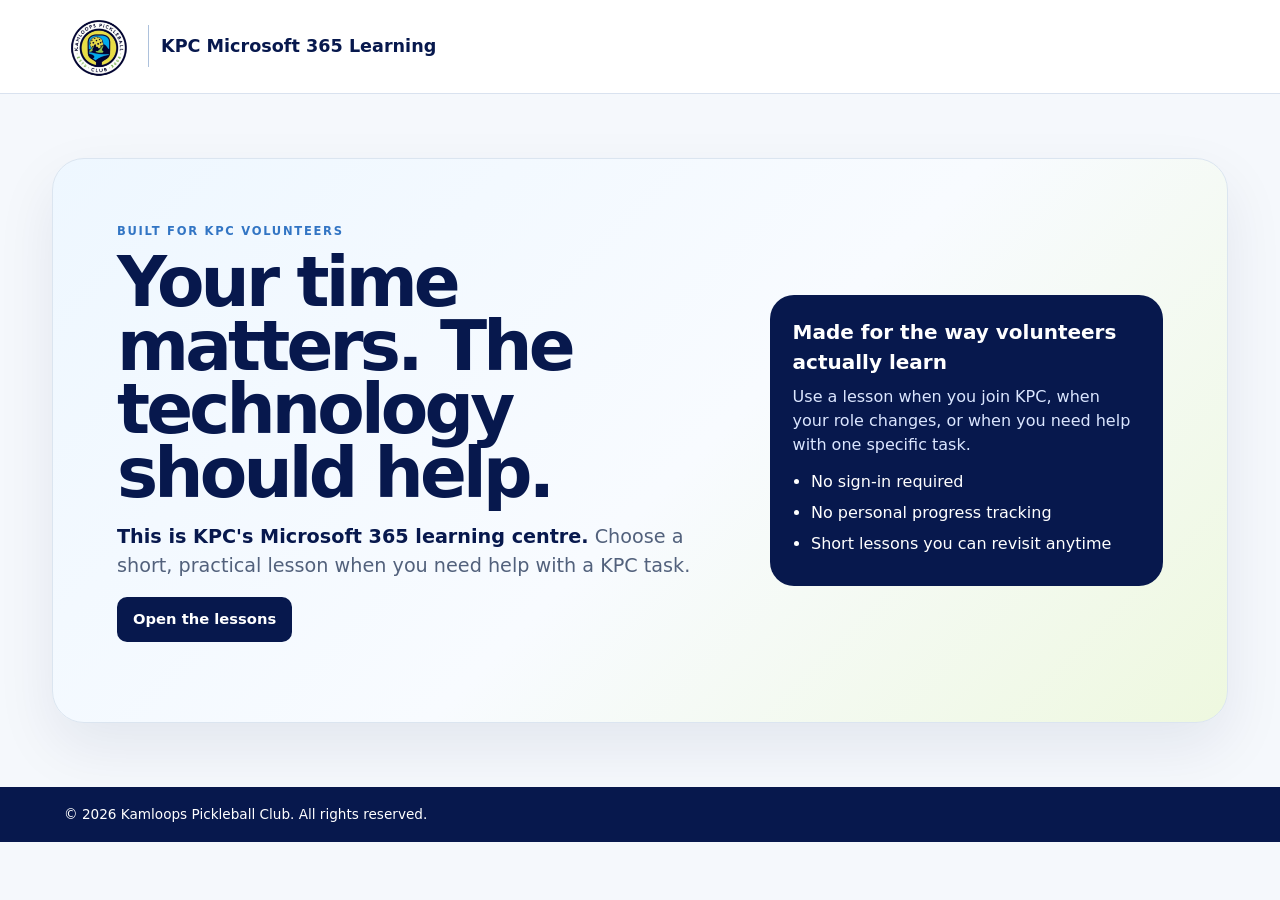
<file: index.html>
<!doctype html>
<html lang="en">
<head>
  <meta charset="utf-8">
  <meta name="viewport" content="width=device-width, initial-scale=1">
  <meta name="description" content="Microsoft 365 learning for KPC board and committee volunteers.">
  <title>KPC Microsoft 365 Learning</title>
  <link rel="stylesheet" href="styles.css">
  <link rel="stylesheet" href="header-fix.css">
  <link rel="stylesheet" href="home-redesign.css">
  <link rel="stylesheet" href="home-minimal.css">
</head>
<body class="home-page evergreen-home">
<header class="site-header">
  <a class="brand" href="index.html"><span class="brand-logo-wrap"><img class="brand-logo" src="assets/KPC Logo Background Removed.png" alt="Kamloops Pickleball Club"></span><span class="divider"></span><strong>KPC Microsoft 365 Learning</strong></a>
</header>
<main id="top">
  <div class="evergreen-shell">
    <section class="volunteer-hero">
      <div>
        <p class="eyebrow">Built for KPC volunteers</p>
        <h1>Your time matters. The technology should help.</h1>
        <p class="lead"><strong>This is KPC's Microsoft 365 learning centre.</strong> Choose a short, practical lesson when you need help with a KPC task.</p>
        <p><a class="button dark" href="learn.html">Open the lessons</a></p>
      </div>
      <aside class="volunteer-note">
        <strong>Made for the way volunteers actually learn</strong>
        <p>Use a lesson when you join KPC, when your role changes, or when you need help with one specific task.</p>
        <ul><li>No sign-in required</li><li>No personal progress tracking</li><li>Short lessons you can revisit anytime</li></ul>
      </aside>
    </section>
  </div>
</main>
<footer><span>© 2026 Kamloops Pickleball Club. All rights reserved.</span></footer>
</body>
</html>
</file>
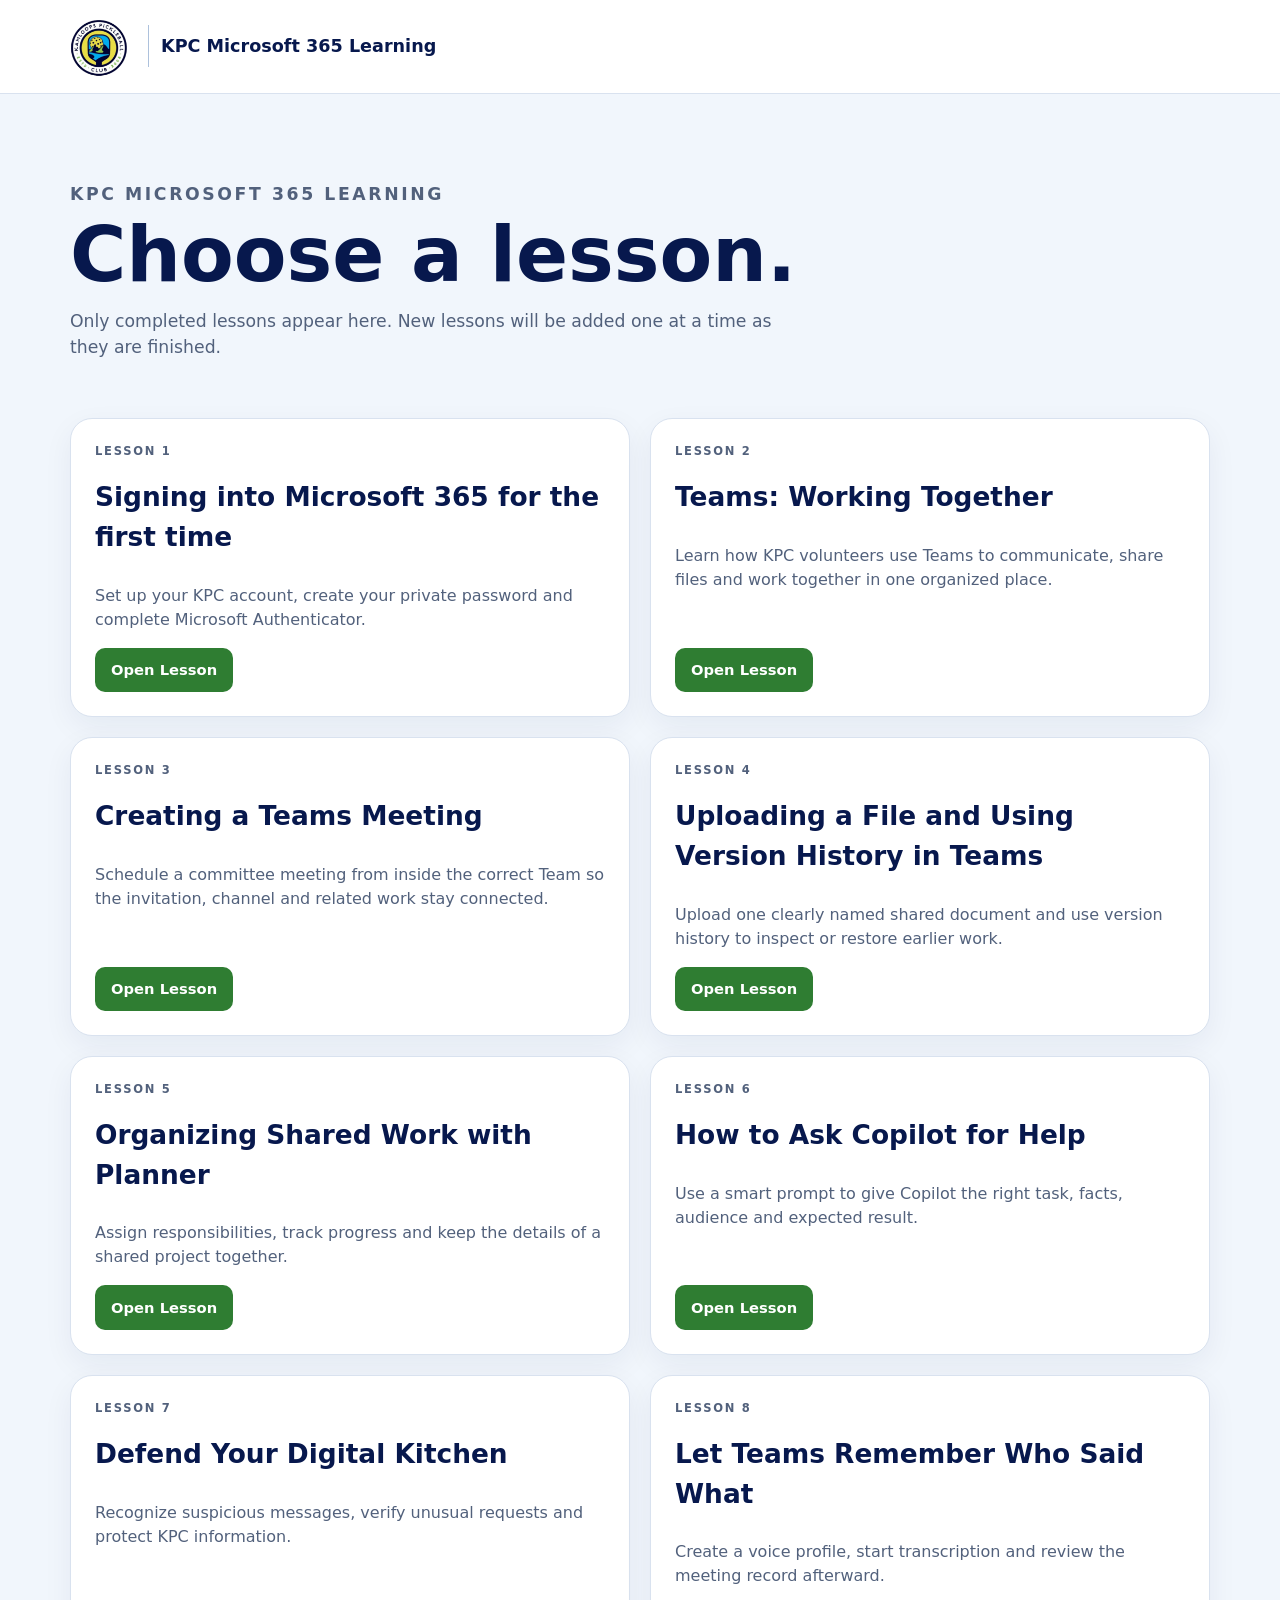
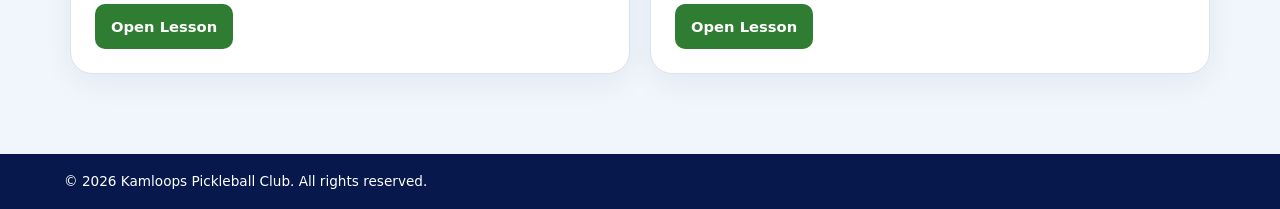
<file: learn.html>
<!doctype html>
<html lang="en">
<head>
  <meta charset="utf-8">
  <meta name="viewport" content="width=device-width, initial-scale=1">
  <meta name="description" content="Completed Microsoft 365 lessons for KPC volunteers.">
  <title>Learn | KPC Microsoft 365 Learning</title>
  <link rel="stylesheet" href="styles.css">
  <link rel="stylesheet" href="header-fix.css">
  <link rel="stylesheet" href="learning-simple.css">
</head>
<body>
<header class="site-header">
  <a class="brand" href="index.html"><span class="brand-logo-wrap"><img class="brand-logo" src="assets/KPC Logo Background Removed.png" alt="Kamloops Pickleball Club"></span><span class="divider"></span><strong>KPC Microsoft 365 Learning</strong></a>
</header>
<main id="learningApp">
  <noscript><section class="simple-learn"><h1>JavaScript is required</h1><p>This learning area needs JavaScript to display the lessons.</p></section></noscript>
</main>
<footer><span>© 2026 Kamloops Pickleball Club. All rights reserved.</span></footer>
<script src="learning-simple.js"></script>
<script src="learning-page-cleanup.js"></script>
<script src="lesson-2-video.js"></script>
<script src="lesson-4-version-history.js"></script>
<script src="lesson-5-planner.js"></script>
<script src="lesson-5-video.js"></script>
<script src="lesson-6-copilot.js"></script>
<script src="lesson-6-copilot-video-v3.js"></script>
<script src="lesson-7-digital-kitchen.js"></script>
<script src="lesson-7-video.js"></script>
<script src="lesson-8-voice-profile-transcript.js"></script>
<script src="lesson-8-video.js"></script>
</body>
</html>
</file>
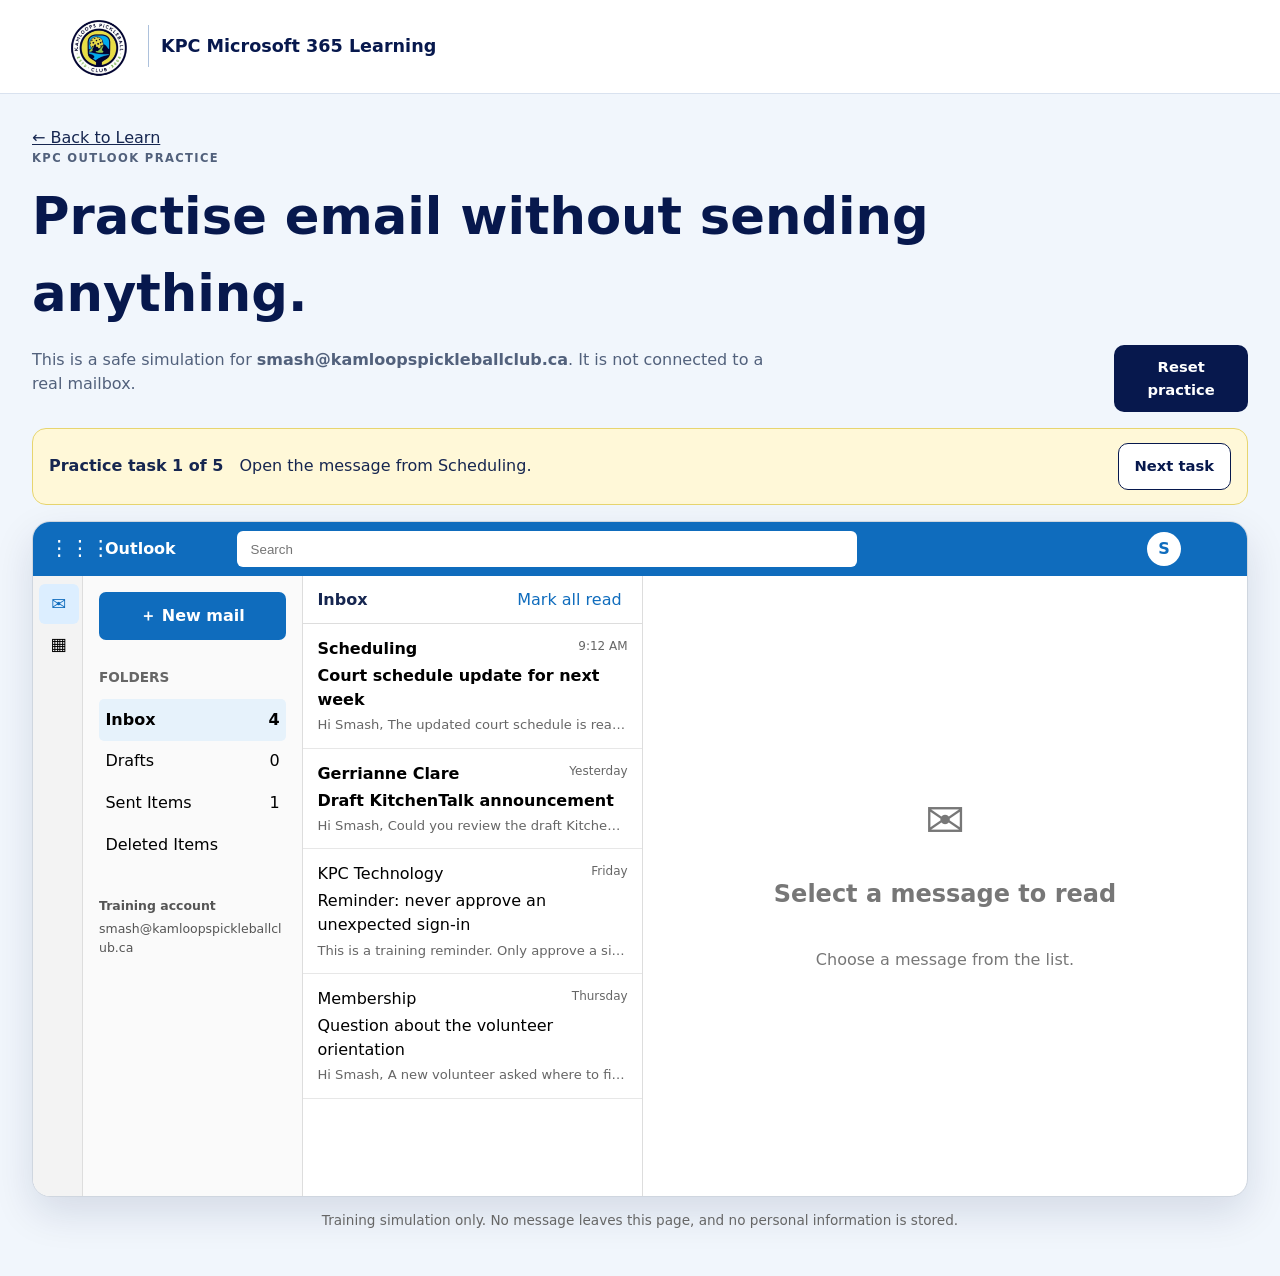
<file: outlook-practice.html>
<!doctype html>
<html lang="en">
<head>
  <meta charset="utf-8">
  <meta name="viewport" content="width=device-width, initial-scale=1">
  <meta name="description" content="Safe KPC Outlook practice simulator for volunteers.">
  <title>KPC Outlook Practice</title>
  <link rel="stylesheet" href="styles.css">
  <link rel="stylesheet" href="header-fix.css">
  <link rel="stylesheet" href="outlook-practice.css">
</head>
<body>
<header class="site-header">
  <a class="brand" href="index.html"><span class="brand-logo-wrap"><img class="brand-logo" src="assets/KPC Logo Background Removed.png" alt="Kamloops Pickleball Club"></span><span class="divider"></span><strong>KPC Microsoft 365 Learning</strong></a>
</header>
<main class="practice-shell">
  <section class="practice-intro">
    <div>
      <a class="simple-back" href="learn.html">← Back to Learn</a>
      <p class="eyebrow">KPC Outlook Practice</p>
      <h1>Practise email without sending anything.</h1>
      <p>This is a safe simulation for <strong>smash@kamloopspickleballclub.ca</strong>. It is not connected to a real mailbox.</p>
    </div>
    <div class="practice-actions"><button class="button dark" id="resetPractice">Reset practice</button></div>
  </section>

  <section class="task-banner" aria-live="polite">
    <strong id="taskTitle">Practice task 1 of 5</strong>
    <span id="taskText">Open the message from Scheduling.</span>
    <button id="nextTask" class="button outline">Next task</button>
  </section>

  <section class="owa" aria-label="Simulated Outlook inbox">
    <header class="owa-topbar"><div class="app-launcher" aria-hidden="true">⋮⋮⋮</div><strong>Outlook</strong><label class="search-box"><span class="sr-only">Search practice messages</span><input id="searchMail" type="search" placeholder="Search"></label><div class="account-chip" title="Training account">S</div></header>
    <div class="owa-body">
      <nav class="owa-rail" aria-label="Outlook areas"><button class="rail-button active" data-area="mail" aria-label="Mail">✉</button><button class="rail-button" data-area="calendar" aria-label="Calendar">▦</button></nav>
      <aside class="folder-pane"><button class="new-mail" id="newMail">＋ New mail</button><h2>Folders</h2><button class="folder active" data-folder="inbox">Inbox <span id="inboxCount">4</span></button><button class="folder" data-folder="drafts">Drafts <span id="draftCount">0</span></button><button class="folder" data-folder="sent">Sent Items <span id="sentCount">1</span></button><button class="folder" data-folder="deleted">Deleted Items</button><div class="account-note"><strong>Training account</strong><span>smash@kamloopspickleballclub.ca</span></div></aside>
      <section class="message-list-pane" aria-label="Message list"><div class="list-toolbar"><strong id="folderHeading">Inbox</strong><button id="markRead">Mark all read</button></div><div id="messageList" class="message-list"></div></section>
      <section class="reading-pane" id="readingPane" aria-live="polite"><div class="empty-reading"><span aria-hidden="true">✉</span><h2>Select a message to read</h2><p>Choose a message from the list.</p></div></section>
    </div>
  </section>
  <p class="practice-disclaimer">Training simulation only. No message leaves this page, and no personal information is stored.</p>
</main>
<script src="outlook-practice.js"></script>
</body>
</html>
</file>
<file: styles.css>
:root{--navy:#07184d;--blue:#3f95df;--green:#76a836;--yellow:#f0e353;--pale:#f1f6fc;--ink:#162650;--muted:#52617c;--white:#fff;--line:#d9e2ef;--shadow:0 12px 28px rgba(7,24,77,.10);font-family:Inter,ui-sans-serif,system-ui,-apple-system,BlinkMacSystemFont,"Segoe UI",sans-serif}*{box-sizing:border-box}html{scroll-behavior:smooth}body{margin:0;background:var(--pale);color:var(--ink);line-height:1.5}a{color:inherit}button{font:inherit}.site-header{display:flex;align-items:center;justify-content:space-between;gap:1rem;padding:.65rem clamp(1rem,5vw,4rem);background:#fff;border-bottom:1px solid var(--line);position:sticky;top:0;z-index:5}.brand{display:flex;align-items:center;gap:.75rem;text-decoration:none;font-size:1.1rem;color:var(--navy)}.brand-logo-wrap{width:72px;height:58px;display:flex;align-items:center;justify-content:center;overflow:visible}.brand-logo{width:72px;height:58px;object-fit:contain;display:block}.divider{height:34px;width:1px;background:#adc1dc}.site-header nav{display:flex;gap:1rem}.site-header nav a{text-decoration:none;font-size:.92rem;font-weight:750}.site-header nav a.active{color:#2868b7}.hero{display:grid;grid-template-columns:1.35fr .65fr;gap:2rem;align-items:center;padding:clamp(3rem,6vw,5rem) clamp(1.2rem,5vw,4rem);background:linear-gradient(135deg,#f7fafd 0%,#edf4fc 100%)}.compact-hero{min-height:430px}.eyebrow{margin:0 0 .7rem;text-transform:uppercase;letter-spacing:.15em;font-weight:900;font-size:.72rem;color:#3275c4}.hero h1{max-width:760px;margin:0 0 1rem;font-size:clamp(2.5rem,5vw,4.7rem);line-height:.98;letter-spacing:-.045em;color:var(--navy)}.lead{max-width:760px;font-size:1.1rem;color:var(--muted)}.actions{display:flex;flex-wrap:wrap;align-items:center;gap:.8rem;margin-top:1.35rem}.button{border:0;border-radius:10px;padding:.7rem 1rem;font-weight:850;text-decoration:none;display:inline-flex;align-items:center;justify-content:center;cursor:pointer;font-size:.92rem}.button.dark{background:var(--navy);color:white}.button.outline{background:white;border:1px solid var(--navy);color:var(--navy)}.button.light{background:white;color:var(--navy)}.button:disabled{opacity:.55;cursor:not-allowed}.text-link{border:0;background:transparent;padding:.4rem;color:var(--navy);text-decoration:underline;cursor:pointer;font-weight:750}.erne-welcome{display:flex;align-items:center;gap:1rem;padding:1rem 1.2rem 0;border-radius:20px;background:white;border:1px solid var(--line);box-shadow:var(--shadow);overflow:hidden;min-height:220px}.erne-welcome img{width:150px;align-self:flex-end;object-fit:contain}.erne-welcome p{margin:0 0 1.2rem;color:var(--muted)}.section{padding:clamp(3rem,6vw,5rem) clamp(1.2rem,5vw,4rem)}.compact-section{padding-top:3.25rem;padding-bottom:3.25rem}.section.white{background:white}.section-heading{max-width:860px;margin-bottom:1.5rem}.section-heading.centre{text-align:center;margin-left:auto;margin-right:auto}.section-heading h2{margin:.1rem 0 .5rem;font-size:clamp(2rem,3.8vw,3.6rem);line-height:1;color:var(--navy)}.section-heading p:last-child{font-size:1rem;color:var(--muted)}.topic-grid{display:grid;grid-template-columns:repeat(2,minmax(0,1fr));gap:1rem}.topic-card{min-height:170px;padding:1.2rem;border-radius:16px;border:1px solid var(--line);background:white;text-align:left;cursor:pointer;display:flex;flex-direction:column;transition:.18s transform,.18s box-shadow}.topic-card:hover,.topic-card:focus-visible{transform:translateY(-2px);box-shadow:var(--shadow)}.topic-number{width:38px;height:38px;border-radius:50%;display:grid;place-items:center;background:#eef4fb;color:var(--navy);font-weight:900;font-size:.75rem}.topic-card h3{margin:auto 0 .25rem;font-size:1.12rem;line-height:1.15;color:var(--navy)}.topic-card p{margin:0;font-size:.9rem;color:var(--muted)}.game-grid{display:grid;grid-template-columns:1fr 1fr;gap:1rem}.game-card{min-height:260px;border-radius:20px;padding:1.25rem;display:grid;grid-template-columns:145px 1fr;align-items:center;gap:1rem;box-shadow:var(--shadow);overflow:hidden}.erne-game{background:linear-gradient(145deg,#eef9e4,#b7df8f);border:1px solid #8fc65b}.smash-game{background:linear-gradient(145deg,#3459a5,#081b55);color:white;border:1px solid #6b83bf}.character{height:190px;display:flex;align-items:flex-end;justify-content:center;overflow:hidden}.character img{width:145px;height:190px;object-fit:contain;object-position:center bottom}.game-card small{text-transform:uppercase;letter-spacing:.12em;font-weight:850;font-size:.68rem}.game-card h3{font-size:1.65rem;margin:.2rem 0}.game-card p{margin:.25rem 0 1rem;font-size:.95rem}.featured{display:flex;justify-content:space-between;align-items:center;gap:2rem}.featured h2{font-size:clamp(1.8rem,3vw,3rem);margin:.2rem 0;color:var(--navy)}.featured p{max-width:760px;color:var(--muted)}.how-strip{display:flex;align-items:center;justify-content:center;gap:1rem;flex-wrap:wrap;padding:1rem 1.2rem;background:#e8f0f9;color:var(--navy);font-weight:800;font-size:.9rem}.page-hero{padding:clamp(3rem,6vw,5rem) clamp(1.2rem,5vw,4rem);background:linear-gradient(135deg,#f7fafd,#edf4fc)}.page-hero h1{margin:.2rem 0 .7rem;font-size:clamp(2.5rem,5vw,4.8rem);line-height:1;color:var(--navy)}.page-hero p:last-child{max-width:760px;color:var(--muted);font-size:1.08rem}.learning-grid{display:grid;grid-template-columns:repeat(2,minmax(0,1fr));gap:1rem}.learning-card{padding:1.35rem;border:1px solid var(--line);border-radius:18px;background:white;box-shadow:0 8px 20px rgba(7,24,77,.06)}.learning-card>span{display:inline-grid;place-items:center;width:38px;height:38px;border-radius:50%;background:#eef4fb;font-weight:900;font-size:.75rem}.learning-card h2{margin:1rem 0 .35rem;color:var(--navy)}.learning-card p{color:var(--muted);min-height:3rem}.memory-hook{margin:1.25rem 0;padding:1rem;border-radius:12px;background:#f3f8ed;border-left:4px solid var(--green)}.memory-hook p{margin:.35rem 0 0}.full-talk p{margin:0 0 1rem}footer{display:flex;justify-content:space-between;gap:1rem;flex-wrap:wrap;padding:1.1rem clamp(1.2rem,5vw,4rem);background:var(--navy);color:white;font-size:.85rem}dialog{width:min(720px,calc(100vw - 1.5rem));max-height:calc(100vh - 1.5rem);border:0;border-radius:20px;padding:0;box-shadow:0 30px 90px rgba(0,0,0,.35)}dialog::backdrop{background:rgba(4,14,45,.72)}.close{position:absolute;top:.8rem;right:.8rem;width:38px;height:38px;border:0;border-radius:50%;font-size:1.45rem;cursor:pointer}.dialog-body,#topicContent,#quizContent{padding:2rem}.dialog-body h2,#topicContent h2,#quizContent h2{font-size:clamp(1.8rem,3.5vw,3rem);line-height:1;margin:.3rem 2.5rem 1rem 0;color:var(--navy)}.topic-points{padding-left:1.25rem}.topic-points li{margin:.55rem 0}.quiz-top{display:flex;justify-content:space-between;gap:1rem;margin-bottom:1rem;font-weight:800;color:var(--muted);font-size:.9rem}.progress{height:8px;border-radius:999px;background:#e8edf5;overflow:hidden;margin-bottom:1.4rem}.progress span{display:block;height:100%;background:var(--blue)}.question{font-size:1.35rem;font-weight:850;color:var(--navy)}.answers{display:grid;gap:.65rem}.answer{padding:.8rem .9rem;text-align:left;border-radius:12px;border:1px solid var(--line);background:white;cursor:pointer;font-weight:750}.answer:hover{border-color:var(--blue)}.answer.correct{background:#eaf8dc;border-color:var(--green)}.answer.incorrect{background:#fff0ed;border-color:#d85c4a}.feedback{margin-top:1rem;padding:.9rem;border-radius:12px;background:var(--pale)}.next-row{display:flex;justify-content:flex-end;margin-top:1rem}.score{font-size:3.2rem;font-weight:950;color:var(--navy);line-height:1}@media(max-width:900px){.hero{grid-template-columns:1fr}.topic-grid,.learning-grid{grid-template-columns:1fr}.game-grid{grid-template-columns:1fr}}@media(max-width:650px){.site-header nav{display:none}.brand{font-size:1rem}.brand-logo-wrap,.brand-logo{width:62px;height:50px}.hero h1{font-size:2.8rem}.erne-welcome{align-items:flex-end}.erne-welcome img{width:110px}.game-card{grid-template-columns:100px 1fr}.character,.character img{width:100px;height:145px}.featured{align-items:flex-start;flex-direction:column}.dialog-body,#topicContent,#quizContent{padding:1.35rem}}
</file>
<file: header-fix.css>
.site-header{min-height:88px;overflow:visible}.brand{min-height:70px;overflow:visible;gap:12px}.brand-logo-wrap{width:72px;height:72px;min-width:72px;display:flex;align-items:center;justify-content:center;overflow:visible}.brand-logo{width:68px;height:68px;max-width:100%;object-fit:contain;object-position:center;display:block;transform:none;clip-path:none}.divider{height:42px}@media(max-width:650px){.site-header{min-height:76px}.brand{min-height:60px}.brand-logo-wrap{width:58px;height:58px;min-width:58px}.brand-logo{width:54px;height:54px}}
</file>
<file: home-redesign.css>
.home-choices{padding-top:3rem}.choice-grid{display:grid;grid-template-columns:repeat(3,minmax(0,1fr));gap:1rem}.choice-grid article{padding:1.4rem;border:1px solid var(--line);border-radius:20px;background:white;box-shadow:0 8px 20px rgba(7,24,77,.06);display:flex;flex-direction:column;align-items:flex-start}.choice-grid article>span{display:grid;place-items:center;width:42px;height:42px;border-radius:50%;background:#eef6fc;color:var(--navy);font-weight:950}.choice-grid h3{margin:1rem 0 .35rem;color:var(--navy);font-size:1.35rem}.choice-grid p{margin:.2rem 0 1rem;color:var(--muted)}.choice-grid .button{margin-top:auto}.start-feature{display:flex;justify-content:space-between;align-items:center;gap:2rem;background:linear-gradient(135deg,#eff9e8,#f8fbff)}.start-feature h2{margin:.15rem 0;color:var(--navy);font-size:clamp(2rem,4vw,3.6rem)}.start-feature p{max-width:760px}.score-details{margin-top:1rem}.score-details summary{cursor:pointer;font-weight:800;color:var(--navy)}.result-section{margin:1rem 0;padding:1rem;border-radius:14px;background:#f3f8ed}.training-result h3{margin:1rem 0 .5rem}@media(max-width:900px){.choice-grid{grid-template-columns:1fr}.start-feature{align-items:flex-start;flex-direction:column}}
</file>
<file: home-minimal.css>
.evergreen-home{background:#f5f8fc}.evergreen-shell{max-width:1240px;margin:0 auto;padding:clamp(2rem,5vw,4.5rem) clamp(1rem,4vw,2rem)}.volunteer-hero{display:grid;grid-template-columns:minmax(0,1.2fr) minmax(300px,.8fr);gap:clamp(2rem,5vw,4rem);align-items:center;padding:clamp(2rem,5vw,4rem);border-radius:32px;background:linear-gradient(135deg,#eef7ff 0%,#f8fbff 54%,#eef8df 100%);border:1px solid #dbe5f0;box-shadow:0 24px 60px rgba(7,24,77,.08)}.volunteer-hero h1{margin:.2rem 0 1rem;max-width:760px;color:var(--navy);font-size:clamp(3rem,5.4vw,5.8rem);line-height:.92;letter-spacing:-.055em}.volunteer-hero .lead{max-width:760px;margin:0;color:var(--muted);font-size:clamp(1.05rem,1.5vw,1.24rem);line-height:1.55}.volunteer-hero .lead strong{color:var(--navy)}.hero-actions{display:flex;flex-wrap:wrap;gap:.75rem;margin-top:1.5rem}.volunteer-note{padding:1.4rem;border-radius:24px;background:#07184d;color:#fff}.volunteer-note p{margin:0 0 .75rem;color:#dbe6ff;line-height:1.5}.volunteer-note strong{display:block;font-size:1.25rem;margin-bottom:.5rem}.volunteer-note ul{margin:.8rem 0 0;padding-left:1.15rem;color:#fff}.volunteer-note li{margin:.45rem 0}.use-it{padding:2.2rem 0 1rem}.section-intro{display:flex;align-items:end;justify-content:space-between;gap:1rem;margin-bottom:1rem}.section-intro h2{margin:.1rem 0 0;color:var(--navy);font-size:clamp(2rem,3.5vw,3.5rem);letter-spacing:-.035em}.section-intro p:last-child{max-width:560px;margin:0;color:var(--muted)}.engagement-grid{display:grid;grid-template-columns:1.2fr 1fr 1fr;gap:1rem}.engagement-card{display:flex;min-height:210px;flex-direction:column;padding:1.3rem;border-radius:22px;background:#fff;border:1px solid var(--line);box-shadow:0 12px 26px rgba(7,24,77,.06)}.engagement-card.primary{background:linear-gradient(145deg,#0b255f,#07184d);color:#fff;border-color:#173d84}.engagement-card .card-kicker{font-size:.72rem;font-weight:950;text-transform:uppercase;letter-spacing:.13em;color:#3a6dac}.engagement-card.primary .card-kicker{color:#9fc8ff}.engagement-card h3{margin:.65rem 0 .55rem;color:var(--navy);font-size:1.45rem}.engagement-card.primary h3{color:#fff}.engagement-card p{margin:0;color:var(--muted);line-height:1.45}.engagement-card.primary p{color:#dbe6ff}.engagement-card .button{margin-top:auto;align-self:flex-start}.talk-library{margin-top:1.5rem;padding:1.4rem;border-radius:24px;background:#fff;border:1px solid var(--line)}.library-header{display:flex;align-items:end;justify-content:space-between;gap:1rem;margin-bottom:1rem}.library-header h2{margin:.15rem 0 0;color:var(--navy);font-size:1.8rem}.library-header p:last-child{margin:0;color:var(--muted);max-width:620px}.talk-library .topic-grid{grid-template-columns:repeat(4,minmax(0,1fr));gap:.75rem}.talk-library .topic-card{min-height:150px;padding:1rem;border-radius:16px;box-shadow:none;text-align:left}.talk-library .topic-card h3{font-size:1rem}.talk-library .topic-card p{font-size:.83rem;line-height:1.4}.support-line{display:flex;align-items:center;justify-content:space-between;gap:1rem;margin-top:1.25rem;padding:1rem 1.15rem;border-radius:16px;background:#edf3fa;color:var(--muted);font-size:.9rem}.support-line strong{color:var(--navy)}.support-line a{font-weight:850}@media(max-width:980px){.volunteer-hero{grid-template-columns:1fr}.engagement-grid{grid-template-columns:1fr 1fr}.engagement-card.primary{grid-column:1/-1}.talk-library .topic-grid{grid-template-columns:repeat(2,minmax(0,1fr))}.section-intro,.library-header{align-items:flex-start;flex-direction:column}}@media(max-width:620px){.evergreen-shell{padding-top:1rem}.volunteer-hero{padding:1.4rem;border-radius:24px}.volunteer-hero h1{font-size:3.25rem}.engagement-grid{grid-template-columns:1fr}.engagement-card.primary{grid-column:auto}.talk-library .topic-grid{grid-template-columns:1fr}.support-line{align-items:flex-start;flex-direction:column}.hero-actions .button{width:100%;text-align:center}}
</file>
<file: learning-simple.css>
.simple-learn{max-width:1180px;margin:0 auto;padding:3rem 1.25rem 5rem}.simple-learn-hero{padding:2.5rem 0}.simple-learn-hero h1{max-width:760px;margin:.35rem 0 1rem;font-size:clamp(2.5rem,6vw,5.5rem);line-height:.95;color:var(--navy)}.simple-learn-hero p{max-width:720px;color:var(--muted);font-size:1.08rem}.simple-lesson-grid{display:grid;grid-template-columns:repeat(2,minmax(0,1fr));gap:1.25rem}.simple-lesson-card{display:flex;flex-direction:column;min-height:285px;padding:1.5rem;border:1px solid var(--line);border-radius:22px;background:#fff;box-shadow:0 10px 30px rgba(11,29,87,.06)}.simple-lesson-card h2{margin:.35rem 0 .7rem;color:var(--navy);font-size:1.65rem}.simple-lesson-card p{color:var(--muted)}.simple-lesson-card .button{align-self:flex-start;margin-top:auto;background:#2f7d32;border-color:#2f7d32;color:#fff}.simple-games{display:flex;justify-content:space-between;align-items:center;gap:1.5rem;margin-top:2rem;padding:1.5rem;border-radius:22px;background:#f4f7fb}.simple-lesson-page{max-width:1000px;margin:0 auto;padding:2rem 1.25rem 5rem}.simple-back{display:inline-block;margin-bottom:1.25rem}.simple-lesson-header{padding:2rem;border-radius:24px;background:linear-gradient(120deg,#eef7ff,#f6faed)}.simple-lesson-header h1{margin:.35rem 0 .75rem;color:var(--navy);font-size:clamp(2.3rem,5vw,4.8rem);line-height:1}.simple-meta{display:flex;flex-wrap:wrap;gap:.6rem;margin-top:1rem}.simple-meta span{padding:.35rem .65rem;border-radius:999px;background:#fff;border:1px solid var(--line);font-size:.88rem}.simple-block{margin-top:1.25rem;padding:1.5rem;border:1px solid var(--line);border-radius:20px;background:#fff}.simple-block h2{color:var(--navy)}.simple-video{width:100%;margin-top:1rem;border-radius:16px;background:#000}.simple-placeholder{margin-top:1rem;padding:2rem;border:2px dashed #9aabc0;border-radius:16px;text-align:center;background:#f7fafc}.simple-check fieldset{margin:0 0 1rem;padding:1rem;border:1px solid var(--line);border-radius:14px}.simple-check label{display:block;margin:.55rem 0}.simple-result{margin-top:1rem;padding:1rem;border-radius:12px;background:#f4f7fb}.simple-steps li{margin:0 0 1rem;padding-left:.35rem}.simple-definitions{display:grid;grid-template-columns:repeat(2,minmax(0,1fr));gap:1rem}.simple-definitions div{padding:1rem;border:1px solid var(--line);border-radius:14px}.simple-definitions dt{font-weight:800;color:var(--navy)}.simple-definitions dd{margin:.35rem 0 0;color:var(--muted)}.simple-choice-grid{display:grid;grid-template-columns:repeat(3,minmax(0,1fr));gap:1rem}.simple-choice-grid>div{padding:1rem;border:1px solid var(--line);border-radius:14px}.simple-help details{margin:.75rem 0;padding:1rem;border:1px solid var(--line);border-radius:14px}@media(max-width:760px){.simple-lesson-grid,.simple-definitions,.simple-choice-grid{grid-template-columns:1fr}.simple-games{align-items:flex-start;flex-direction:column}}
</file>
<file: outlook-practice.css>
.practice-shell{max-width:1500px;margin:0 auto;padding:2rem}.practice-intro{display:flex;justify-content:space-between;gap:2rem;align-items:flex-end;margin-bottom:1rem}.practice-intro h1{margin:.25rem 0 .5rem;font-size:clamp(2rem,4vw,3.6rem);color:var(--navy)}.practice-intro p{max-width:760px;color:var(--muted)}.eyebrow{text-transform:uppercase;letter-spacing:.12em;font-weight:800;color:#0067b8}.practice-actions{display:flex;gap:.75rem;flex-wrap:wrap}.task-banner{display:grid;grid-template-columns:auto 1fr auto;gap:1rem;align-items:center;background:#fff8d8;border:1px solid #e7d56f;border-radius:14px;padding:.9rem 1rem;margin-bottom:1rem}.owa{background:#fff;border:1px solid #cfd6df;border-radius:18px;overflow:hidden;box-shadow:0 16px 40px rgba(5,25,72,.12)}.owa-topbar{height:54px;background:#0f6cbd;color:#fff;display:grid;grid-template-columns:44px 120px minmax(220px,620px) 1fr 38px;gap:.75rem;align-items:center;padding:0 1rem}.app-launcher{font-size:1.3rem}.search-box input{width:100%;border:0;border-radius:6px;padding:.65rem .85rem}.account-chip{width:34px;height:34px;border-radius:50%;background:#fff;color:#0f6cbd;display:grid;place-items:center;font-weight:800;justify-self:end}.owa-body{display:grid;grid-template-columns:50px 220px 340px minmax(0,1fr);min-height:620px}.owa-rail{background:#f3f3f3;border-right:1px solid #ddd;padding:.5rem .35rem}.rail-button{width:40px;height:40px;border:0;background:transparent;border-radius:6px;font-size:1.1rem}.rail-button.active{background:#dceeff;color:#0f6cbd}.folder-pane,.message-list-pane{border-right:1px solid #ddd}.folder-pane{padding:1rem;background:#fafafa}.new-mail{width:100%;border:0;background:#0f6cbd;color:#fff;padding:.75rem;border-radius:7px;font-weight:700;margin-bottom:1rem}.folder-pane h2{font-size:.85rem;text-transform:uppercase;color:#666}.folder{width:100%;display:flex;justify-content:space-between;border:0;background:transparent;padding:.55rem .4rem;border-radius:5px;text-align:left}.folder.active{background:#e6f2fb;font-weight:700}.account-note{margin-top:2rem;font-size:.78rem;display:grid;gap:.25rem;color:#555;overflow-wrap:anywhere}.list-toolbar{height:48px;padding:0 .9rem;display:flex;justify-content:space-between;align-items:center;border-bottom:1px solid #ddd}.list-toolbar button{border:0;background:none;color:#0f6cbd}.message-list{max-height:572px;overflow:auto}.message-card{width:100%;text-align:left;border:0;border-bottom:1px solid #e7e7e7;background:#fff;padding:.8rem .9rem;display:grid;gap:.2rem}.message-card:hover,.message-card.active{background:#f0f7fc}.message-card.unread .message-from,.message-card.unread .message-subject{font-weight:800}.message-meta{display:flex;justify-content:space-between;gap:1rem}.message-time{font-size:.75rem;color:#666}.message-preview{font-size:.82rem;color:#666;white-space:nowrap;overflow:hidden;text-overflow:ellipsis}.reading-pane{padding:1.5rem;min-width:0}.empty-reading{height:100%;display:grid;place-content:center;text-align:center;color:#777}.empty-reading span{font-size:3rem}.mail-header{border-bottom:1px solid #ddd;padding-bottom:1rem;margin-bottom:1rem}.mail-header h2{margin:0 0 .5rem;color:#1f1f1f}.mail-address{font-size:.85rem;color:#666}.mail-actions{display:flex;gap:.5rem;flex-wrap:wrap;margin-bottom:1rem}.mail-actions button{border:1px solid #b8c2cc;background:#fff;border-radius:6px;padding:.5rem .75rem}.mail-body{line-height:1.6}.compose{display:grid;grid-template-rows:auto auto auto 1fr auto;gap:.65rem;height:100%}.compose input,.compose textarea{width:100%;border:1px solid #bbb;border-radius:5px;padding:.65rem}.compose textarea{min-height:300px;resize:vertical}.compose-actions{display:flex;gap:.6rem}.compose-actions button{border:0;border-radius:6px;padding:.65rem 1rem}.send-btn{background:#0f6cbd;color:#fff}.secondary-btn{background:#eee}.success-note{background:#e8f5e9;border:1px solid #9bc89f;padding:.75rem;border-radius:7px;margin-bottom:1rem}.calendar-view{display:grid;gap:1rem}.calendar-grid{display:grid;grid-template-columns:repeat(5,1fr);gap:.5rem}.calendar-day{border:1px solid #ddd;min-height:140px;padding:.5rem}.calendar-event{background:#dceeff;border-left:4px solid #0f6cbd;padding:.45rem;margin-top:.4rem;font-size:.78rem}.practice-disclaimer{text-align:center;color:#666;font-size:.85rem;margin-top:.8rem}.sr-only{position:absolute;width:1px;height:1px;padding:0;margin:-1px;overflow:hidden;clip:rect(0,0,0,0);white-space:nowrap;border:0}@media(max-width:1050px){.owa-body{grid-template-columns:50px 190px 300px minmax(0,1fr)}}@media(max-width:820px){.practice-shell{padding:1rem}.practice-intro{display:grid}.task-banner{grid-template-columns:1fr}.owa-body{grid-template-columns:46px 160px minmax(0,1fr)}.reading-pane{grid-column:2/4;border-top:1px solid #ddd;min-height:400px}.message-list-pane{border-right:0}.owa-topbar{grid-template-columns:40px 90px 1fr 34px}.owa-topbar>.search-box{grid-column:3}.owa-topbar>div:nth-last-child(2){display:none}}@media(max-width:560px){.owa-body{grid-template-columns:1fr}.owa-rail,.folder-pane{display:none}.reading-pane{grid-column:1}.owa-topbar{grid-template-columns:34px 75px 1fr 32px}.practice-actions{display:grid}.practice-actions>*{width:100%}.calendar-grid{grid-template-columns:1fr}}
</file>
